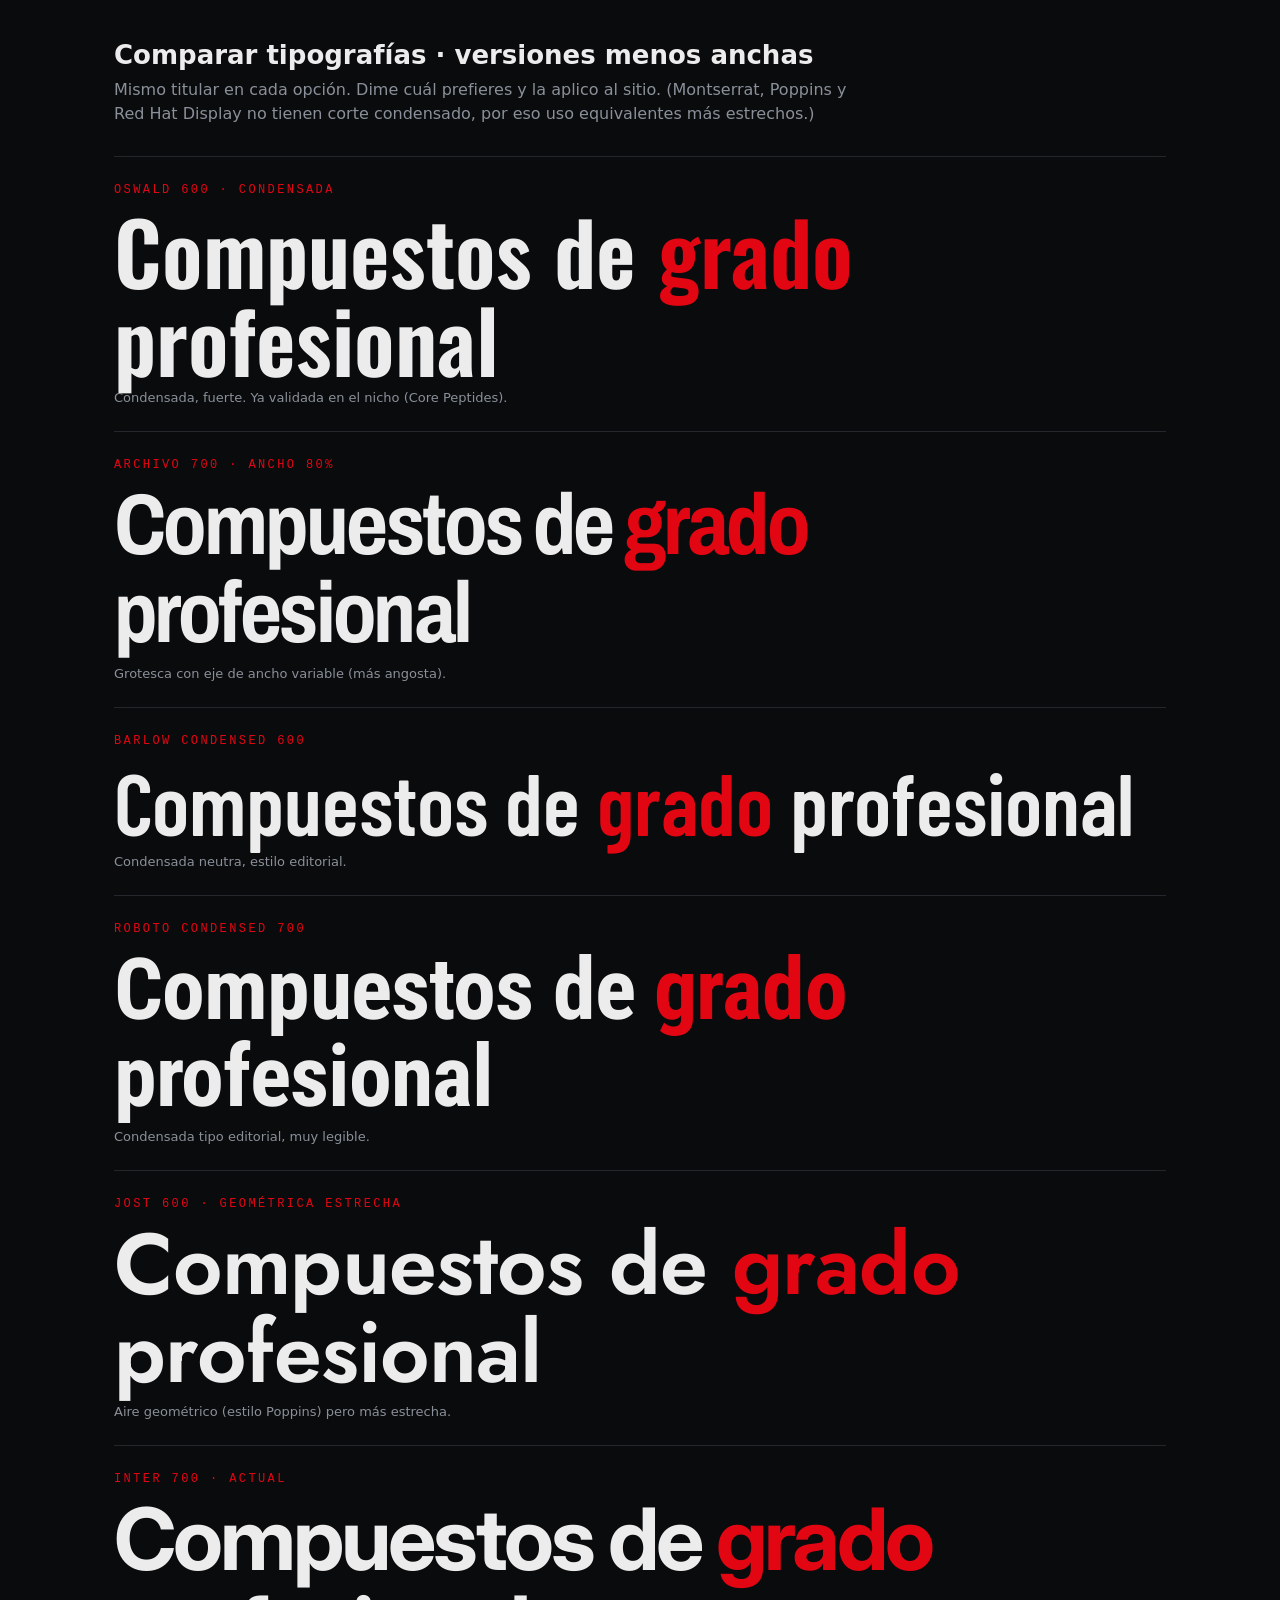
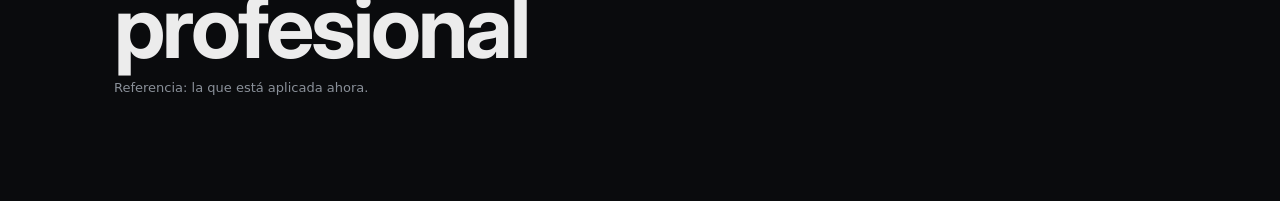
<file: site/public_html/fuentes.html>
<!doctype html>
<html lang="es">
<head>
<meta charset="utf-8">
<meta name="viewport" content="width=device-width, initial-scale=1">
<title>Comparar tipografías — Anabolic Group</title>
<link rel="preconnect" href="https://fonts.googleapis.com">
<link rel="preconnect" href="https://fonts.gstatic.com" crossorigin>
<link href="https://fonts.googleapis.com/css2?family=Oswald:wght@500;600&family=Archivo:wdth,wght@62..125,400..900&family=Barlow+Condensed:wght@500;600&family=Roboto+Condensed:wght@600;700&family=Jost:wght@500;600&family=Inter:wght@700&display=swap" rel="stylesheet">
<style>
:root{--bg:#0A0B0D;--ink:#ECECEC;--muted:#8A9099;--accent:#E20613;--rule:#23262B}
*{box-sizing:border-box}
body{margin:0;background:var(--bg);color:var(--ink);font-family:system-ui,-apple-system,"Segoe UI",Roboto,sans-serif}
.wrap{max-width:1100px;margin:0 auto;padding:40px 24px 80px}
h1.page{font-size:26px;margin:0 0 8px}
p.lead{color:var(--muted);margin:0 0 30px;max-width:75ch;line-height:1.5}
.row{border-top:1px solid var(--rule);padding:26px 0}
.name{font-family:ui-monospace,monospace;font-size:12px;letter-spacing:.2em;text-transform:uppercase;color:var(--accent);margin-bottom:10px}
.sample{font-size:clamp(42px,7vw,86px);line-height:1.02;margin:0;letter-spacing:-.02em}
.sample em{font-style:normal;color:var(--accent)}
.note{color:var(--muted);font-size:13px;margin-top:8px}
.oswald{font-family:'Oswald',sans-serif;font-weight:600;letter-spacing:0}
.archivo{font-family:'Archivo',sans-serif;font-weight:700;font-stretch:80%;letter-spacing:-.03em}
.barlow{font-family:'Barlow Condensed',sans-serif;font-weight:600;letter-spacing:0}
.roboto{font-family:'Roboto Condensed',sans-serif;font-weight:700;letter-spacing:-.01em}
.jost{font-family:'Jost',sans-serif;font-weight:600;letter-spacing:-.01em}
.inter{font-family:'Inter',sans-serif;font-weight:700;letter-spacing:-.035em}
</style>
</head>
<body>
<div class="wrap">
<h1 class="page">Comparar tipografías · versiones menos anchas</h1>
<p class="lead">Mismo titular en cada opción. Dime cuál prefieres y la aplico al sitio. (Montserrat, Poppins y Red Hat Display no tienen corte condensado, por eso uso equivalentes más estrechos.)</p>

<div class="row"><div class="name">Oswald 600 · condensada</div><p class="sample oswald">Compuestos de <em>grado</em> profesional</p><div class="note">Condensada, fuerte. Ya validada en el nicho (Core Peptides).</div></div>

<div class="row"><div class="name">Archivo 700 · ancho 80%</div><p class="sample archivo">Compuestos de <em>grado</em> profesional</p><div class="note">Grotesca con eje de ancho variable (más angosta).</div></div>

<div class="row"><div class="name">Barlow Condensed 600</div><p class="sample barlow">Compuestos de <em>grado</em> profesional</p><div class="note">Condensada neutra, estilo editorial.</div></div>

<div class="row"><div class="name">Roboto Condensed 700</div><p class="sample roboto">Compuestos de <em>grado</em> profesional</p><div class="note">Condensada tipo editorial, muy legible.</div></div>

<div class="row"><div class="name">Jost 600 · geométrica estrecha</div><p class="sample jost">Compuestos de <em>grado</em> profesional</p><div class="note">Aire geométrico (estilo Poppins) pero más estrecha.</div></div>

<div class="row"><div class="name">Inter 700 · actual</div><p class="sample inter">Compuestos de <em>grado</em> profesional</p><div class="note">Referencia: la que está aplicada ahora.</div></div>
</div>
</body>
</html>
</file>
